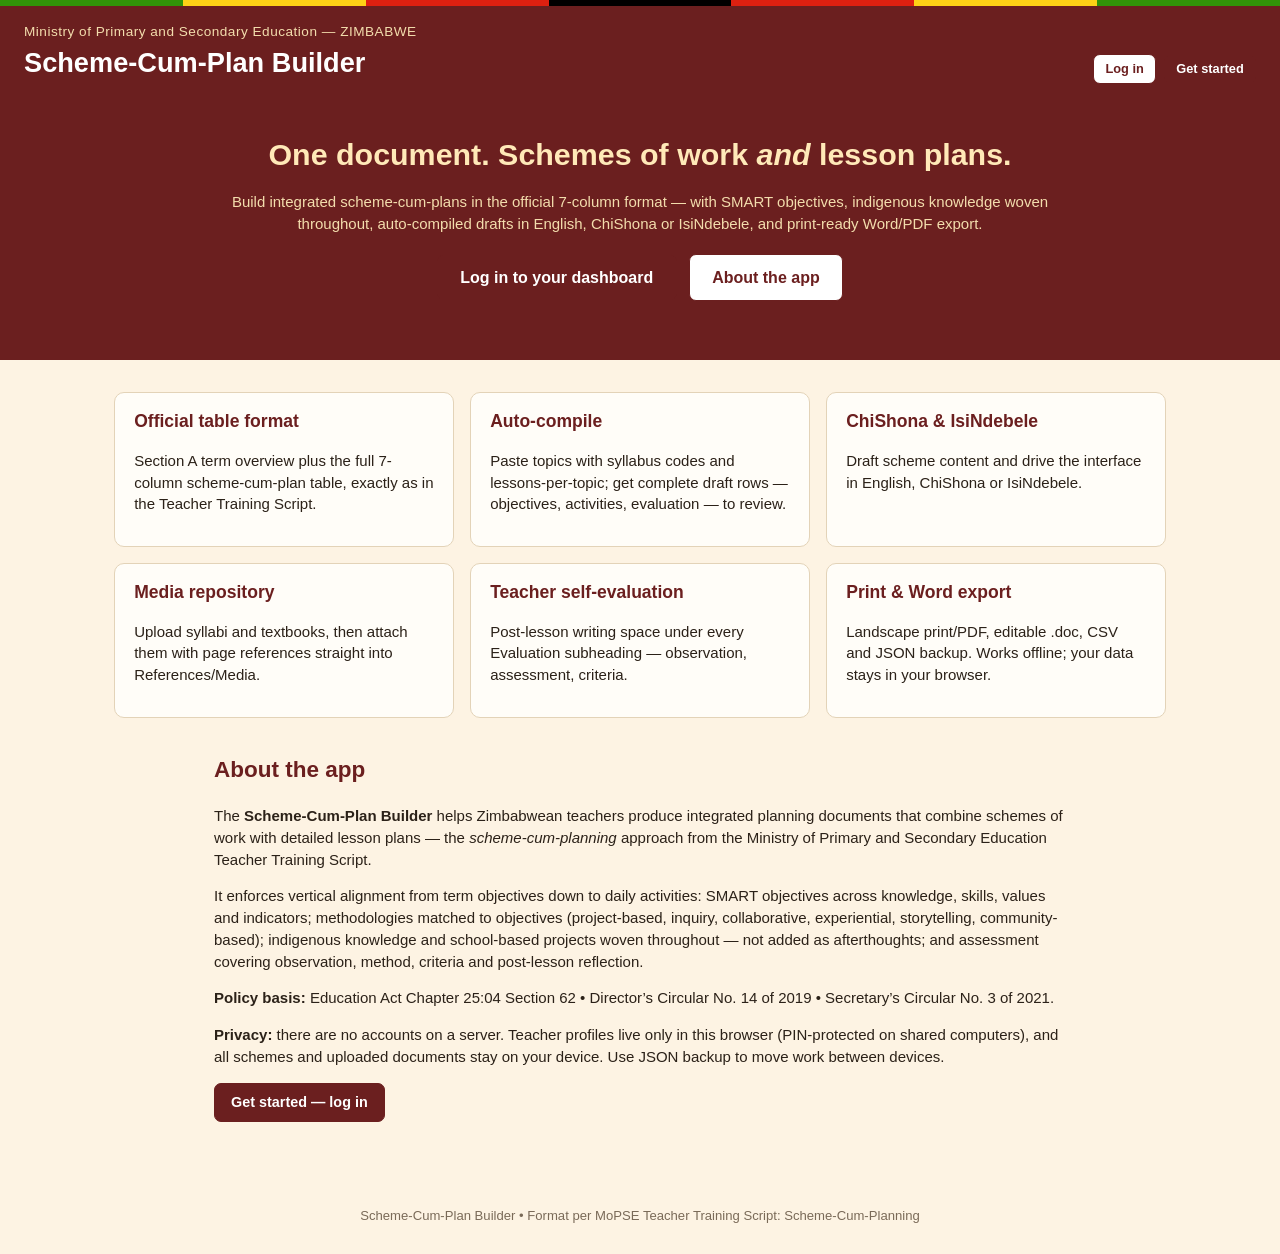
<file: index.html>
<!DOCTYPE html>
<html lang="en">
<head>
<meta charset="UTF-8">
<meta name="viewport" content="width=device-width, initial-scale=1.0">
<title>Scheme-Cum-Plan Builder | MoPSE Zimbabwe</title>
<link rel="stylesheet" href="styles.css">
</head>
<body class="landing">

<header class="app-header">
  <div class="flag-strip" aria-hidden="true">
    <span class="f-green"></span><span class="f-yellow"></span><span class="f-red"></span><span class="f-black"></span><span class="f-red"></span><span class="f-yellow"></span><span class="f-green"></span>
  </div>
  <div class="header-inner">
    <div>
      <p class="ministry">Ministry of Primary and Secondary Education &mdash; ZIMBABWE</p>
      <h1>Scheme-Cum-Plan Builder</h1>
    </div>
    <div class="header-actions">
      <a class="btn small" href="login.html">Log in</a>
      <a class="btn small primary" href="login.html#new">Get started</a>
    </div>
  </div>
</header>

<section class="hero">
  <div class="hero-inner">
    <h2>One document. Schemes of work <em>and</em> lesson plans.</h2>
    <p>Build integrated scheme-cum-plans in the official 7-column format &mdash; with SMART objectives, indigenous knowledge woven throughout, auto-compiled drafts in English, ChiShona or IsiNdebele, and print-ready Word/PDF export.</p>
    <p>
      <a class="btn primary big" href="login.html">Log in to your dashboard</a>
      <a class="btn big" href="#about">About the app</a>
    </p>
  </div>
</section>

<section class="features">
  <div class="feature"><h3>Official table format</h3><p>Section A term overview plus the full 7-column scheme-cum-plan table, exactly as in the Teacher Training Script.</p></div>
  <div class="feature"><h3>Auto-compile</h3><p>Paste topics with syllabus codes and lessons-per-topic; get complete draft rows &mdash; objectives, activities, evaluation &mdash; to review.</p></div>
  <div class="feature"><h3>ChiShona &amp; IsiNdebele</h3><p>Draft scheme content and drive the interface in English, ChiShona or IsiNdebele.</p></div>
  <div class="feature"><h3>Media repository</h3><p>Upload syllabi and textbooks, then attach them with page references straight into References/Media.</p></div>
  <div class="feature"><h3>Teacher self-evaluation</h3><p>Post-lesson writing space under every Evaluation subheading &mdash; observation, assessment, criteria.</p></div>
  <div class="feature"><h3>Print &amp; Word export</h3><p>Landscape print/PDF, editable .doc, CSV and JSON backup. Works offline; your data stays in your browser.</p></div>
</section>

<section class="about" id="about">
  <h2>About the app</h2>
  <p>The <strong>Scheme-Cum-Plan Builder</strong> helps Zimbabwean teachers produce integrated planning documents that combine schemes of work with detailed lesson plans &mdash; the <em>scheme-cum-planning</em> approach from the Ministry of Primary and Secondary Education Teacher Training Script.</p>
  <p>It enforces vertical alignment from term objectives down to daily activities: SMART objectives across knowledge, skills, values and indicators; methodologies matched to objectives (project-based, inquiry, collaborative, experiential, storytelling, community-based); indigenous knowledge and school-based projects woven throughout &mdash; not added as afterthoughts; and assessment covering observation, method, criteria and post-lesson reflection.</p>
  <p><strong>Policy basis:</strong> Education Act Chapter 25:04 Section 62 &bull; Director&rsquo;s Circular No. 14 of 2019 &bull; Secretary&rsquo;s Circular No. 3 of 2021.</p>
  <p><strong>Privacy:</strong> there are no accounts on a server. Teacher profiles live only in this browser (PIN-protected on shared computers), and all schemes and uploaded documents stay on your device. Use JSON backup to move work between devices.</p>
  <p><a class="btn primary" href="login.html">Get started &mdash; log in</a></p>
</section>

<footer class="app-footer">
  <p>Scheme-Cum-Plan Builder &bull; Format per MoPSE Teacher Training Script: Scheme-Cum-Planning</p>
</footer>

</body>
</html>
</file>
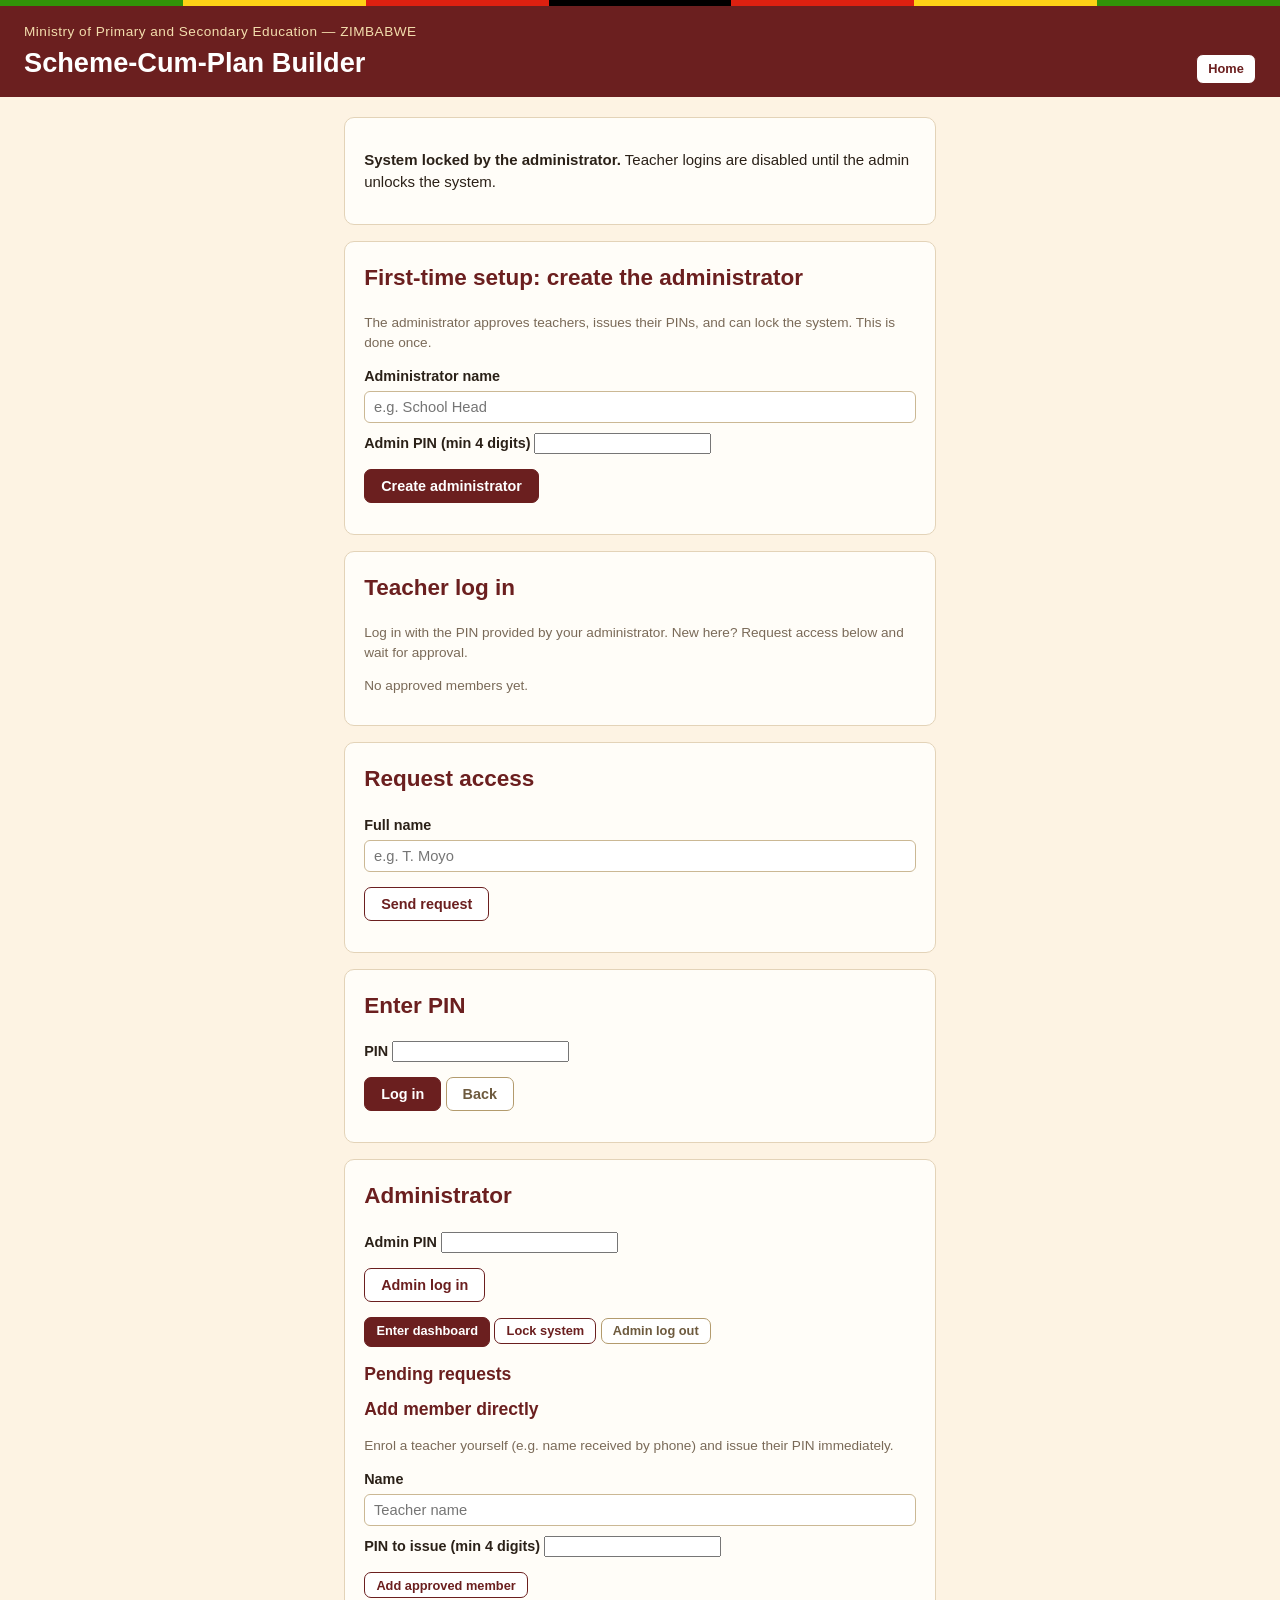
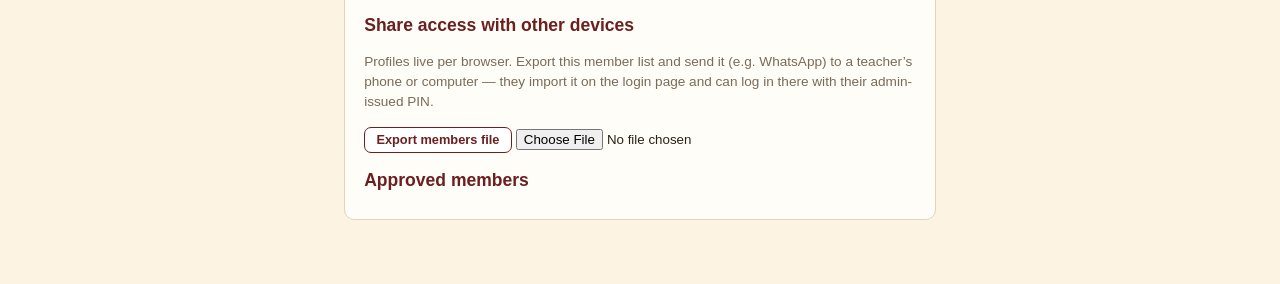
<file: app.html>
<!DOCTYPE html>
<html lang="en">
<head>
<meta charset="UTF-8">
<meta name="viewport" content="width=device-width, initial-scale=1.0">
<title>Scheme-Cum-Plan Builder | MoPSE Zimbabwe</title>
<link rel="stylesheet" href="styles.css">
</head>
<body>

<header class="app-header">
  <div class="flag-strip" aria-hidden="true">
    <span class="f-green"></span><span class="f-yellow"></span><span class="f-red"></span><span class="f-black"></span><span class="f-red"></span><span class="f-yellow"></span><span class="f-green"></span>
  </div>
  <div class="header-inner">
    <div>
      <p class="ministry">Ministry of Primary and Secondary Education &mdash; ZIMBABWE</p>
      <h1>Scheme-Cum-Plan Builder</h1>
      <p class="subtitle" data-i18n="subtitle">Integrated schemes of work + lesson plans &bull; per Teacher Training Script (Scheme-Cum-Planning)</p>
    </div>
    <div class="header-actions">
      <span id="saveState" class="save-state" title="All entries autosave in this browser">Saved &#10003;</span>
      <select id="uiLang" title="Interface language">
        <option value="en">English</option>
        <option value="sh">ChiShona</option>
        <option value="nd">IsiNdebele</option>
      </select>
      <a class="btn small" href="dashboard.html">Dashboard</a>
      <button type="button" class="btn small" id="btnPrintTop">Print</button>
      <button type="button" class="btn small primary" id="btnWordTop">Word</button>
      <button type="button" class="btn small ghost" id="btnLogout">Log out</button>
      <div class="edit-mode-controls" style="display: flex; gap: 0.3rem; margin-left: 0.5rem;">
        <button type="button" class="btn small" id="btnModeView" title="View mode" disabled>View</button>
        <button type="button" class="btn small" id="btnModeEdit" title="Edit mode">Edit</button>
        <button type="button" class="btn small danger" id="btnModeDelete" title="Delete mode">Delete</button>
      </div>
    </div>
  </div>
  <nav class="tabs" role="tablist">
    <button type="button" class="tab active" data-tab="overview" data-i18n="tab_overview" role="tab">1. Term Overview</button>
    <button type="button" class="tab" data-tab="entries" data-i18n="tab_entries" role="tab">2. Scheme Entries</button>
    <button type="button" class="tab" data-tab="preview" data-i18n="tab_preview" role="tab">3. Table Preview</button>
    <button type="button" class="tab" data-tab="repo" data-i18n="tab_repo" role="tab">4. Media Repository</button>
    <button type="button" class="tab" data-tab="guides" data-i18n="tab_guides" role="tab">5. Guides</button>
    <button type="button" class="tab" data-tab="backup" data-i18n="tab_backup" role="tab">6. Export / Backup</button>
  </nav>
</header>

<main>

<!-- ============ TAB 1: TERM OVERVIEW (Section A) ============ -->
<section id="tab-overview" class="tabpage active">
  <h2 data-i18n="h_overview">Section A: Term Overview</h2>
  <div class="card">
    <label>Scheme name <input type="text" id="ovName" placeholder="e.g. Combined Science Form 2 Term 1"></label>
  </div>
  <div class="card grid-3">
    <label>School <input type="text" id="ovSchool" placeholder="e.g. Harare Secondary School"></label>
    <label>Subject <input type="text" id="ovSubject" placeholder="e.g. Combined Science"></label>
    <label>Grade / Form <input type="text" id="ovGrade" placeholder="e.g. Form 2"></label>
    <label>Teacher <input type="text" id="ovTeacher" placeholder="e.g. Mr. T. Moyo"></label>
    <label>Term
      <select id="ovTerm">
        <option value="1">Term 1</option>
        <option value="2">Term 2</option>
        <option value="3">Term 3</option>
      </select>
    </label>
    <label>Year <input type="number" id="ovYear" min="2000" max="2100" value="2026"></label>
  </div>
  <div class="card">
    <label>Document language (table headers &amp; labels)
      <select id="ovDocLang">
        <option value="en">English</option>
        <option value="sh">ChiShona</option>
        <option value="nd">IsiNdebele</option>
      </select>
    </label>
  </div>
  <div class="card">
    <h3>Term Objectives</h3>
    <label>Knowledge <textarea id="ovObjK" rows="2" placeholder="What learners will know by end of term"></textarea></label>
    <label>Skills <textarea id="ovObjS" rows="2" placeholder="What learners will be able to do"></textarea></label>
    <label>Values <textarea id="ovObjV" rows="2" placeholder="Dispositions to develop"></textarea></label>
    <label>Community Resources Planned
      <textarea id="ovCommunity" rows="2" placeholder="e.g. Sekuru Chiweshe (traditional brewer)"></textarea>
    </label>
  </div>
  <p class="hint">Policy basis: Education Act Chapter 25:04 Section 62 &bull; Director&rsquo;s Circular No. 14 of 2019 &bull; Secretary&rsquo;s Circular No. 3 of 2021.</p>
</section>

<!-- ============ TAB 2: SCHEME ENTRIES ============ -->
<section id="tab-entries" class="tabpage">
  <div class="entries-toolbar">
    <h2 data-i18n="h_entries">Scheme Entries (one card = one table row)</h2>
    <div>
      <button type="button" class="btn primary" id="btnAutoCompile" data-i18n="btn_autocompile">Auto-compile from topics</button>
      <button type="button" class="btn" id="btnAddEntry" data-i18n="btn_add">+ Add Week Entry</button>
      <button type="button" class="btn ghost" id="btnLoadExample" data-i18n="btn_example">Load Worked Example</button>
      <select id="bulkLang" title="Content language for all rows">
        <option value="en">English</option>
        <option value="sh">ChiShona</option>
        <option value="nd">IsiNdebele</option>
      </select>
      <button type="button" class="btn ghost" id="btnBulkLang">Convert all rows</button>
    </div>
  </div>
  <div id="entriesList"></div>
</section>

<!-- ============ TAB 3: TABLE PREVIEW ============ -->
<section id="tab-preview" class="tabpage">
  <h2 data-i18n="h_preview">Scheme-Cum-Plan (Table Format)</h2>
  <div id="qualityBox" class="card quality"></div>
  <div class="preview-toolbar no-print">
    <button type="button" class="btn primary" id="btnPrint" data-i18n="btn_print">Print / Save as PDF</button>
    <button type="button" class="btn" id="btnWord" data-i18n="btn_word">Download Word (.doc)</button>
    <button type="button" class="btn ghost" id="btnCsv" data-i18n="btn_csv">Download CSV</button>
  </div>
  <div id="printArea">
    <div class="doc-head">
      <p class="doc-ministry">Ministry of Primary and Secondary Education &mdash; ZIMBABWE</p>
      <h2 id="docTitle">SCHEME-CUM-PLAN</h2>
    </div>
    <div id="previewOverview"></div>
    <div class="table-wrap">
      <table id="schemeTable" class="scheme-table">
        <thead>
          <tr>
            <th id="th_week">Week / Period</th>
            <th id="th_topic">Topic / Content</th>
            <th id="th_obj">Objectives</th>
            <th id="th_comp">Competences / Skills</th>
            <th id="th_ref">References / Media</th>
            <th id="th_meth">Methods and Activities</th>
            <th id="th_eval">Evaluation</th>
          </tr>
        </thead>
        <tbody id="schemeBody"></tbody>
      </table>
    </div>
    <div class="sign-row">
      <span><span id="signTeacher">Teacher:</span> ____________________</span>
      <span><span id="signHod">HOD:</span> ____________________</span>
      <span><span id="signHead">Head:</span> ____________________</span>
      <span><span id="signDate">Date:</span> ____________________</span>
    </div>
  </div>
</section>

<!-- ============ TAB 4: MEDIA REPOSITORY ============ -->
<section id="tab-repo" class="tabpage">
  <h2 data-i18n="h_repo">Media Repository &mdash; Syllabus &amp; Textbooks</h2>
  <p class="hint">Upload syllabus documents and textbooks here. Attach them to any entry&rsquo;s <strong>References / Media</strong> column. Files are stored in this browser (IndexedDB) so they persist between visits on this device.</p>
  <div class="card">
    <h3 data-i18n="repo_upload_h">Upload documents</h3>
    <div class="upload-row">
      <input type="file" id="fileInput" multiple accept=".pdf,.doc,.docx,.ppt,.pptx,.txt,.epub,.jpg,.jpeg,.png,.mp4">
      <select id="fileKind">
        <option value="syllabus">Syllabus</option>
        <option value="textbook">Textbook</option>
        <option value="other">Other resource</option>
      </select>
      <button type="button" class="btn primary" id="btnUpload" data-i18n="btn_upload">Upload</button>
    </div>
    <p class="hint" id="repoStatus"></p>
  </div>
  <div class="card">
    <h3>Syllabus library &mdash; save once, reference anytime</h3>
    <p class="hint">Paste a syllabus (or its objectives section) once and save it under a reference name. In Auto-compile you then just pick the reference plus a focus code instead of pasting again.</p>
    <label>Reference name <input type="text" id="sylName" placeholder="e.g. Combined Science Form 2"></label>
    <label>Syllabus text<textarea id="sylText" rows="6" placeholder="Paste syllabus content here, keeping syllabus codes if present, e.g.&#10;5.2.4  understand fermentation processes"></textarea></label>
    <p><button type="button" class="btn primary" id="btnSylSave">Save syllabus</button></p>
    <div id="sylList"></div>
  </div>
  <div class="card">
    <h3 data-i18n="repo_stored_h">Stored documents</h3>
    <div class="repo-filters">
      <button type="button" class="chip active" data-filter="all">All</button>
      <button type="button" class="chip" data-filter="syllabus">Syllabi</button>
      <button type="button" class="chip" data-filter="textbook">Textbooks</button>
      <button type="button" class="chip" data-filter="other">Other</button>
    </div>
    <table class="repo-table">
      <thead><tr><th>Document</th><th>Type</th><th>Size</th><th>Actions</th></tr></thead>
      <tbody id="repoBody"></tbody>
    </table>
  </div>
</section>

<!-- ============ TAB 5: GUIDES ============ -->
<section id="tab-guides" class="tabpage">
  <h2 data-i18n="h_guides">Planning Guides (from the Training Script)</h2>

  <div class="card">
    <h3>SMART Objectives Framework (Table 4)</h3>
    <table class="guide-table">
      <thead><tr><th>Letter</th><th>Meaning</th><th>Example</th></tr></thead>
      <tbody>
        <tr><td><strong>S &ndash; Specific</strong></td><td>Clear what learners achieve</td><td>&ldquo;Convert decimal 0&ndash;15 to binary&rdquo;</td></tr>
        <tr><td><strong>M &ndash; Measurable</strong></td><td>Observable outcomes</td><td>&ldquo;Explain two traditional counting methods&rdquo;</td></tr>
        <tr><td><strong>A &ndash; Achievable</strong></td><td>Realistic for time/resources</td><td>&ldquo;Represent numbers 0&ndash;15 in binary using beads&rdquo;</td></tr>
        <tr><td><strong>R &ndash; Relevant</strong></td><td>Aligned with syllabus; meaningful</td><td>&ldquo;Apply binary to computer data storage AND traditional pattern encoding&rdquo;</td></tr>
        <tr><td><strong>T &ndash; Time-bound</strong></td><td>Achievable within timeframe</td><td>&ldquo;By end of 80-minute lesson&rdquo;</td></tr>
      </tbody>
    </table>
  </div>

  <div class="card">
    <h3>Four Objective Dimensions (Table 5)</h3>
    <table class="guide-table">
      <thead><tr><th>Dimension</th><th>Description</th><th>Example</th></tr></thead>
      <tbody>
        <tr><td><strong>Knowledge</strong></td><td>What learners should KNOW</td><td>&ldquo;Know binary number system and traditional counting&rdquo;</td></tr>
        <tr><td><strong>Skills</strong></td><td>What learners can DO</td><td>&ldquo;Convert numbers; create patterns&rdquo;</td></tr>
        <tr><td><strong>Values</strong></td><td>Dispositions to develop</td><td>&ldquo;Appreciate mathematical thinking across cultures&rdquo;</td></tr>
        <tr><td><strong>Indicators</strong></td><td>Observable evidence</td><td>&ldquo;8/10 correct conversions; explains cultural significance&rdquo;</td></tr>
      </tbody>
    </table>
    <p class="hint">Weak: &ldquo;Learners will learn about algorithms.&rdquo; Strong: &ldquo;By end of lesson, learners will define algorithms (knowledge); create a 5-step algorithm and compare with traditional organisational methods, dare/nhimbe (skills); appreciate systematic problem-solving in both contexts (values); write a 5-step algorithm and identify 2 similarities (indicators).&rdquo;</p>
  </div>

  <div class="card">
    <h3>Recommended Methodologies (Table 6)</h3>
    <table class="guide-table">
      <thead><tr><th>Method</th><th>When to Use</th><th>Indigenous Knowledge Application</th></tr></thead>
      <tbody>
        <tr><td><strong>Project-Based Learning</strong></td><td>Synthesis and application</td><td>Projects connect to heritage/traditional knowledge</td></tr>
        <tr><td><strong>Inquiry-Based</strong></td><td>Analysis, comparison</td><td>Start with observation; research includes traditional knowledge</td></tr>
        <tr><td><strong>Collaborative Learning</strong></td><td>Teamwork skills</td><td>Groups structured like dare/nhimbe; Ubuntu/Unhu/Vumunhu</td></tr>
        <tr><td><strong>Experiential / Hands-on</strong></td><td>Skill development</td><td>Learn traditional practices by doing; experts demonstrate</td></tr>
        <tr><td><strong>Storytelling</strong></td><td>Cultural significance</td><td>Elders share stories; learners analyse embedded knowledge</td></tr>
        <tr><td><strong>Community-Based</strong></td><td>Local resources essential</td><td>Visit heritage sites; observe practices; interview knowledge holders</td></tr>
      </tbody>
    </table>
    <p class="hint"><strong>Key point:</strong> methodology must match the objective. Indigenous knowledge and school-based projects should be woven throughout &mdash; in objectives, activities and resources &mdash; not added as afterthoughts.</p>
  </div>

  <div class="card">
    <h3>Assessment Principles (Table 7) &amp; Reflection Questions (Table 8)</h3>
    <table class="guide-table">
      <thead><tr><th>Principle</th><th>Description</th></tr></thead>
      <tbody>
        <tr><td><strong>Authentic</strong></td><td>Assess in real-world contexts</td></tr>
        <tr><td><strong>Continuous</strong></td><td>Formative (ongoing) and summative (periodic)</td></tr>
        <tr><td><strong>Multiple methods</strong></td><td>Observation, product, performance, tests, self/peer assessment</td></tr>
        <tr><td><strong>Holistic</strong></td><td>Knowledge, skills and values; process matters</td></tr>
        <tr><td><strong>Transparent criteria</strong></td><td>Share rubrics in advance; clear success criteria</td></tr>
      </tbody>
    </table>
    <p class="hint">Reflect after each lesson: Did learners achieve objectives (evidence)? Did methods enable learning? Did assessment measure objectives? Were objectives, methods and assessment aligned &mdash; and was indigenous knowledge authentic?</p>
  </div>

  <div class="card">
    <h3>Competence Framework (Table 1)</h3>
    <table class="guide-table">
      <thead><tr><th>Beginning</th><th>Developing</th><th>Embedding</th><th>Proficient</th></tr></thead>
      <tbody><tr>
        <td>Understand the need for planning but struggle to connect yearly objectives to daily lessons; plans lack alignment.</td>
        <td>Create basic scheme-cum-plans with some alignment; sometimes identify appropriate methods and assessment.</td>
        <td>Regularly create well-aligned plans with clear vertical coherence; select appropriate methodologies and aligned assessments.</td>
        <td>Confidently create comprehensive plans with seamless alignment; strategically select diverse methodologies and sophisticated assessments.</td>
      </tr></tbody>
    </table>
  </div>
</section>

<!-- ============ TAB 6: EXPORT / BACKUP ============ -->
<section id="tab-backup" class="tabpage">
  <h2 data-i18n="h_backup">Export / Backup</h2>
  <div class="card grid-2">
    <div>
      <h3 data-i18n="backup_docs_h">Documents</h3>
      <p class="hint">Print uses the official 7-column table format. Word export downloads an editable .doc file.</p>
      <p><button type="button" class="btn primary" id="btnPrint2" data-i18n="btn_print">Print / Save as PDF</button></p>
      <p><button type="button" class="btn" id="btnWord2" data-i18n="btn_word">Download Word (.doc)</button></p>
      <p><button type="button" class="btn ghost" id="btnCsv2" data-i18n="btn_csv">Download CSV</button></p>
    </div>
    <div>
      <h3 data-i18n="backup_data_h">Data backup</h3>
      <p class="hint">JSON backup saves all entries and overview (repository files stay in this browser).</p>
      <p><button type="button" class="btn" id="btnExportJson" data-i18n="btn_exportjson">Export JSON backup</button></p>
      <p><input type="file" id="importJson" accept=".json,application/json"></p>
      <p><button type="button" class="btn danger" id="btnClearAll" data-i18n="btn_clear">Clear all data</button></p>
    </div>
  </div>
</section>

</main>

<!-- Auto-compile modal -->
<div id="compileModal" class="modal hidden">
  <div class="modal-box wide">
    <h3 data-i18n="modal_compile_title">Auto-compile entries from syllabus topics</h3>
    <p class="hint">List each topic with its syllabus code, the <strong>number of lessons needed to complete it</strong>, and textbook pages. One full scheme-cum-plan row is drafted per lesson. Paste syllabus text below so term objectives and cross-cutting themes can be picked up from it. Drafts are for review and editing.</p>
    <div class="inline-3">
      <label>Subject <input type="text" id="cmpSubject" placeholder="e.g. Combined Science"></label>
      <label>Minutes per period <input type="number" id="cmpMinutes" value="35" min="10" max="300"></label>
      <label>Default methodology
        <select id="cmpMethod">
          <option>Inquiry-Based</option>
          <option>Experiential / Hands-on</option>
          <option>Collaborative Learning</option>
          <option>Project-Based Learning</option>
          <option>Storytelling</option>
          <option>Community-Based</option>
        </select>
      </label>
    </div>
    <div class="inline-3">
      <label>Scheming period (weeks) <input type="text" id="cmpPeriodWeeks" placeholder="e.g. 2-6 (range) or 6 (six weeks)"></label>
      <label>Lessons per week <input type="number" id="cmpLessonsPerWeek" value="1" min="1" max="10"></label>
      <label>Starting week number <input type="number" id="cmpStartWeek" placeholder="auto" min="1" max="52"></label>
    </div>
    <div class="inline-3">
      <label>Week ending dates (one per week, optional) <input type="text" id="cmpWeekEnding" placeholder="e.g. 2026-01-12, 2026-01-19, 2026-01-26"></label>
      <label>Term start date <input type="date" id="cmpTermStart"></label>
      <label>Term end date <input type="date" id="cmpTermEnd"></label>
    </div>
    <label>Content language (for generated drafts)
      <select id="cmpLang">
        <option value="en">English</option>
        <option value="sh">ChiShona</option>
        <option value="nd">IsiNdebele</option>
      </select>
    </label>
    <label><span data-i18n="cmp_cross_label">Cross-cutting theme</span>
      <select id="cmpCross">
        <option value="auto" data-i18n="cmp_cross_auto">Auto-detect from syllabus / topic</option>
        <option value="" data-i18n="cmp_cross_none">None</option>
        <option value="ICT" data-i18n="th_ict">ICT</option>
        <option value="Gender equality" data-i18n="th_gender">Gender equality</option>
        <option value="HIV and AIDS" data-i18n="th_hiv">HIV and AIDS</option>
        <option value="Human rights" data-i18n="th_rights">Human rights</option>
        <option value="Environmental sustainability" data-i18n="th_env">Environmental sustainability</option>
        <option value="Disaster risk reduction" data-i18n="th_disaster">Disaster risk reduction</option>
        <option value="Financial literacy" data-i18n="th_finance">Financial literacy</option>
        <option value="Heritage studies" data-i18n="th_heritage">Heritage studies</option>
      </select>
    </label>
    <label>Topics</label>
    <div class="topic-grid-head"><span data-i18n="grid_topic">Topic</span><span data-i18n="grid_code">Syllabus code</span><span data-i18n="grid_subtopic">Sub-topics</span><span data-i18n="grid_type">Type</span><span data-i18n="grid_lessons">Lessons</span><span data-i18n="grid_pages">Syllabus pages</span><span data-i18n="grid_textbooks">Textbooks (one per line)</span><span></span></div>
    <div id="cmpTopicRows"></div>
    <p><button type="button" class="btn small" id="btnAddTopicRow">+ Add topic</button>
    <button type="button" class="btn small" id="btnAddStandaloneRow">+ Add test/exercise</button></p>
    <div class="inline-2">
      <label>Textbook (applies to all rows)<input type="text" id="cmpTextbook" placeholder="e.g. New Combined Science Form 2"></label>
      <label>Shared materials<input type="text" id="cmpMaterials" placeholder="e.g. Sugar, yeast, water, balloons"></label>
    </div>
    <div class="inline-2">
      <label>Community expert / video<input type="text" id="cmpExpert" placeholder="e.g. Sekuru Chiweshe (traditional brewer)"></label>
      <label>Digital resources<input type="text" id="cmpDigital" placeholder="e.g. Video clip, simulation link"></label>
    </div>
    <label>Syllabus reference (saved library)
      <select id="cmpSylRef"></select>
    </label>
    <label>Focus reference &mdash; syllabus code or keyword to extract from (optional)
      <input type="text" id="cmpSylFocus" placeholder="e.g. 5.2">
    </label>
    <div id="cmpPasteWrap">
      <label>Or paste syllabus text<textarea id="cmpSyllabus" rows="5" placeholder="Paste syllabus objectives here, e.g.&#10;Learners should be able to:&#10;understand fermentation processes"></textarea></label>
    </div>
    <p><button type="button" class="btn primary" id="btnDoCompile" data-i18n="btn_generate">Generate drafts</button>
    <button type="button" class="btn ghost" id="btnCompileClose" data-i18n="btn_close">Close</button></p>
  </div>
</div>

<!-- Attach-file modal -->
<div id="attachModal" class="modal hidden">
  <div class="modal-box">
    <h3>Attach from Repository</h3>
    <p class="hint">Appends a textbook / syllabus reference (with page prompt) to the entry&rsquo;s References / Media.</p>
    <div id="attachList"></div>
    <p><button type="button" class="btn ghost" id="btnAttachClose" data-i18n="btn_close">Close</button></p>
  </div>
</div>

<!-- Preview-file modal -->
<div id="fileModal" class="modal hidden">
  <div class="modal-box wide">
    <h3 id="fileModalTitle">Document</h3>
    <div id="fileModalBody"></div>
    <p><button type="button" class="btn ghost" id="btnFileClose" data-i18n="btn_close">Close</button></p>
  </div>
</div>

<footer class="app-footer">
  <p>Scheme-Cum-Plan Builder &bull; Offline &bull; Data stays in this browser &bull; Format per MoPSE Teacher Training Script: Scheme-Cum-Planning &bull; <span id="appVer"></span></p>
</footer>

<script src="auth.js"></script>
<script src="store.js"></script>
<script src="app.js"></script>
</body>
</html>
</file>
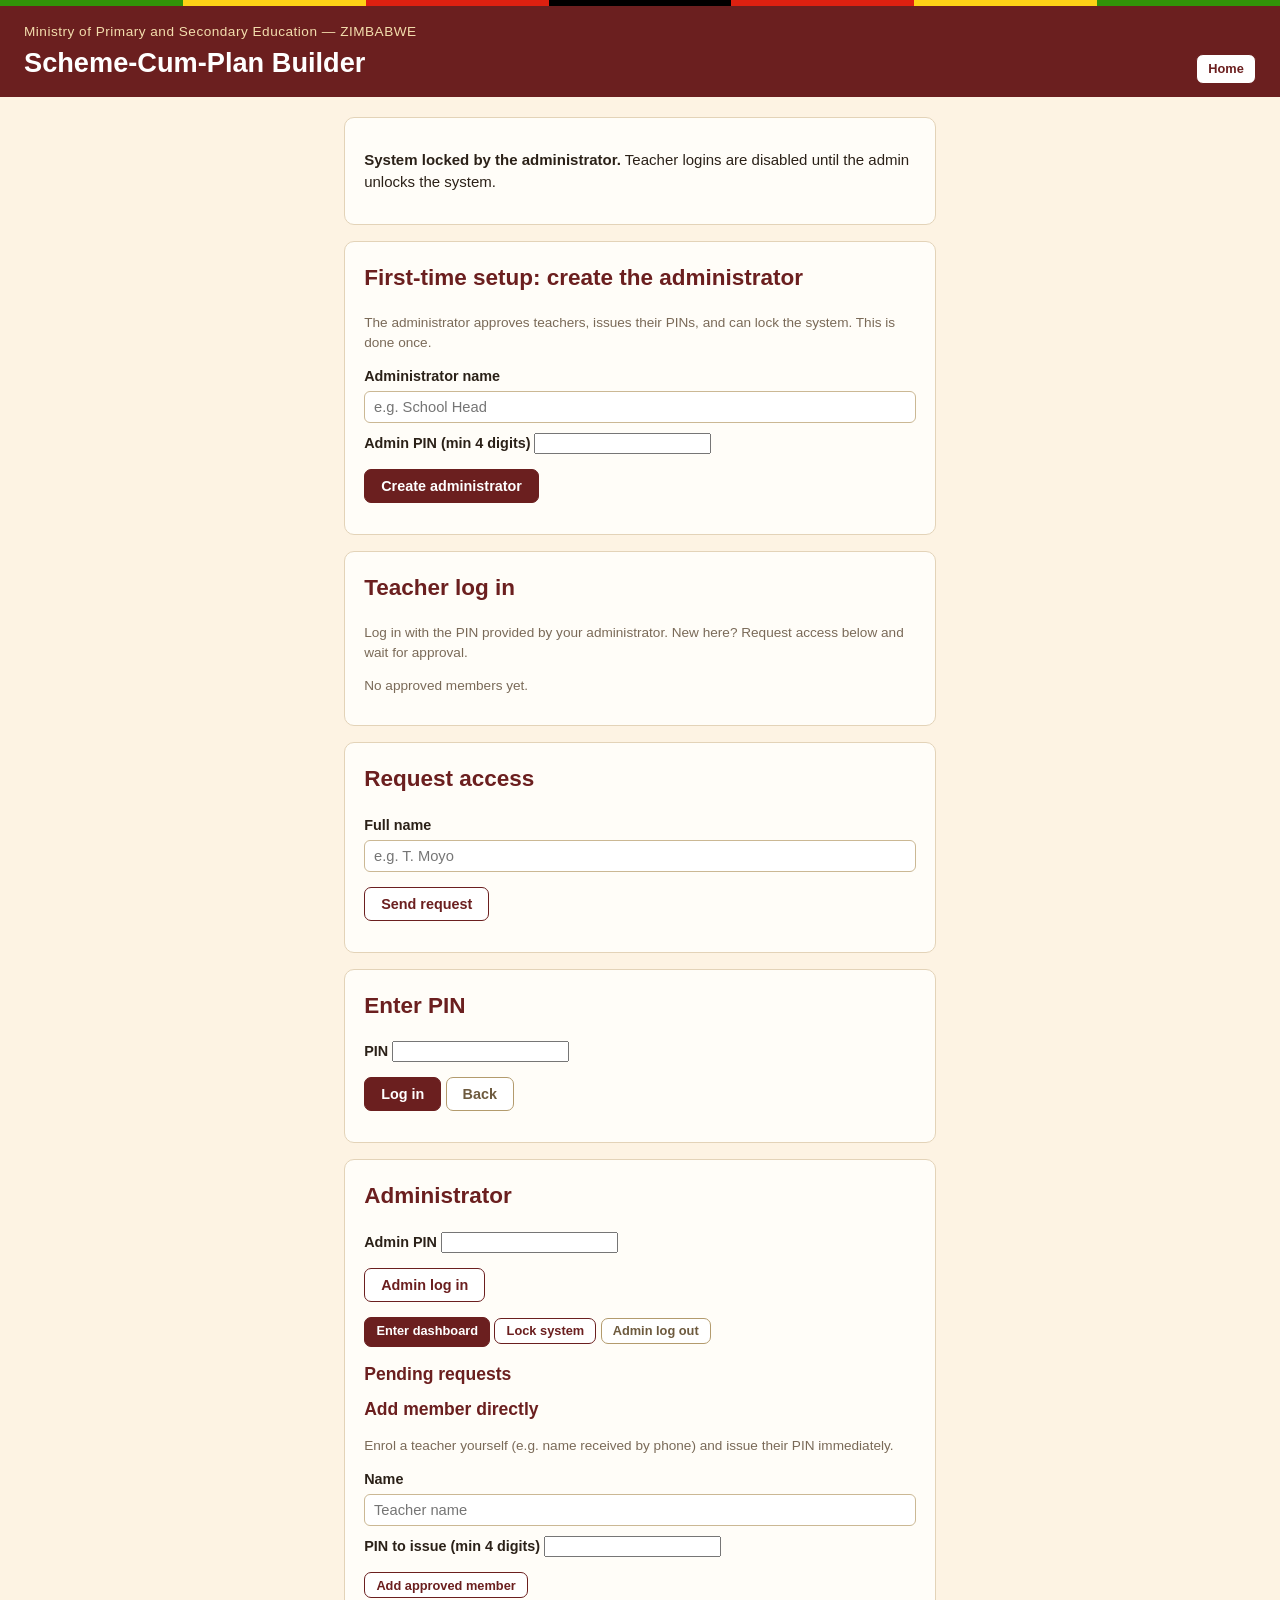
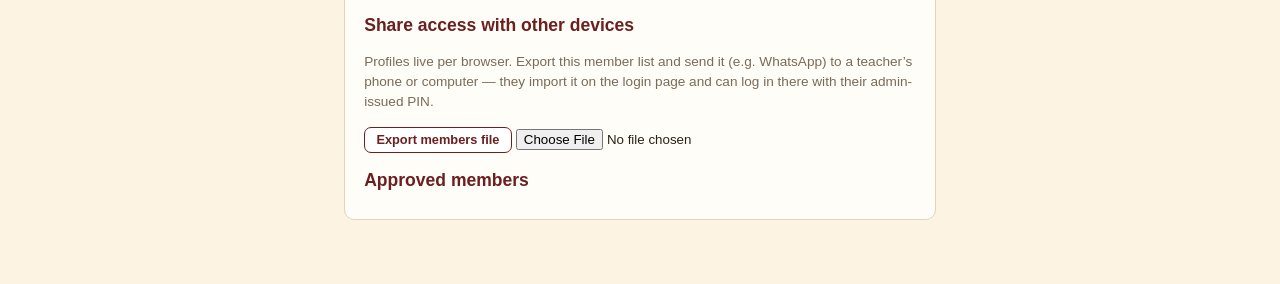
<file: dashboard.html>
<!DOCTYPE html>
<html lang="en">
<head>
<meta charset="UTF-8">
<meta name="viewport" content="width=device-width, initial-scale=1.0">
<title>Dashboard | Scheme-Cum-Plan Builder</title>
<link rel="stylesheet" href="styles.css">
</head>
<body>

<header class="app-header slim">
  <div class="flag-strip" aria-hidden="true">
    <span class="f-green"></span><span class="f-yellow"></span><span class="f-red"></span><span class="f-black"></span><span class="f-red"></span><span class="f-yellow"></span><span class="f-green"></span>
  </div>
  <div class="header-inner">
    <div>
      <p class="ministry">Ministry of Primary and Secondary Education &mdash; ZIMBABWE</p>
      <h1>Dashboard</h1>
      <p class="subtitle" id="dashWelcome"></p>
    </div>
    <div class="header-actions">
      <button type="button" class="btn small primary" id="btnNewScheme">+ New scheme</button>
      <button type="button" class="btn small" id="btnLogout">Log out</button>
    </div>
  </div>
</header>

<main>
  <div class="stat-grid">
    <div class="card stat"><span class="stat-num" id="statSchemes">0</span><span class="stat-label">Schemes</span></div>
    <div class="card stat"><span class="stat-num" id="statEntries">0</span><span class="stat-label">Lesson entries</span></div>
    <div class="card stat"><span class="stat-num" id="statDocs">0</span><span class="stat-label">Repository documents</span></div>
    <div class="card stat"><span class="stat-num" id="statComplete">0%</span><span class="stat-label">Active scheme complete</span></div>
  </div>

  <div class="card">
    <h2>My schemes</h2>
    <table class="repo-table">
      <thead><tr><th>Scheme</th><th>Subject</th><th>Grade / Term</th><th>Entries</th><th>Updated</th><th>Actions</th></tr></thead>
      <tbody id="schemeRows"></tbody>
    </table>
  </div>
</main>

<script src="auth.js"></script>
<script src="store.js"></script>
<script src="dashboard.js"></script>
</body>
</html>
</file>
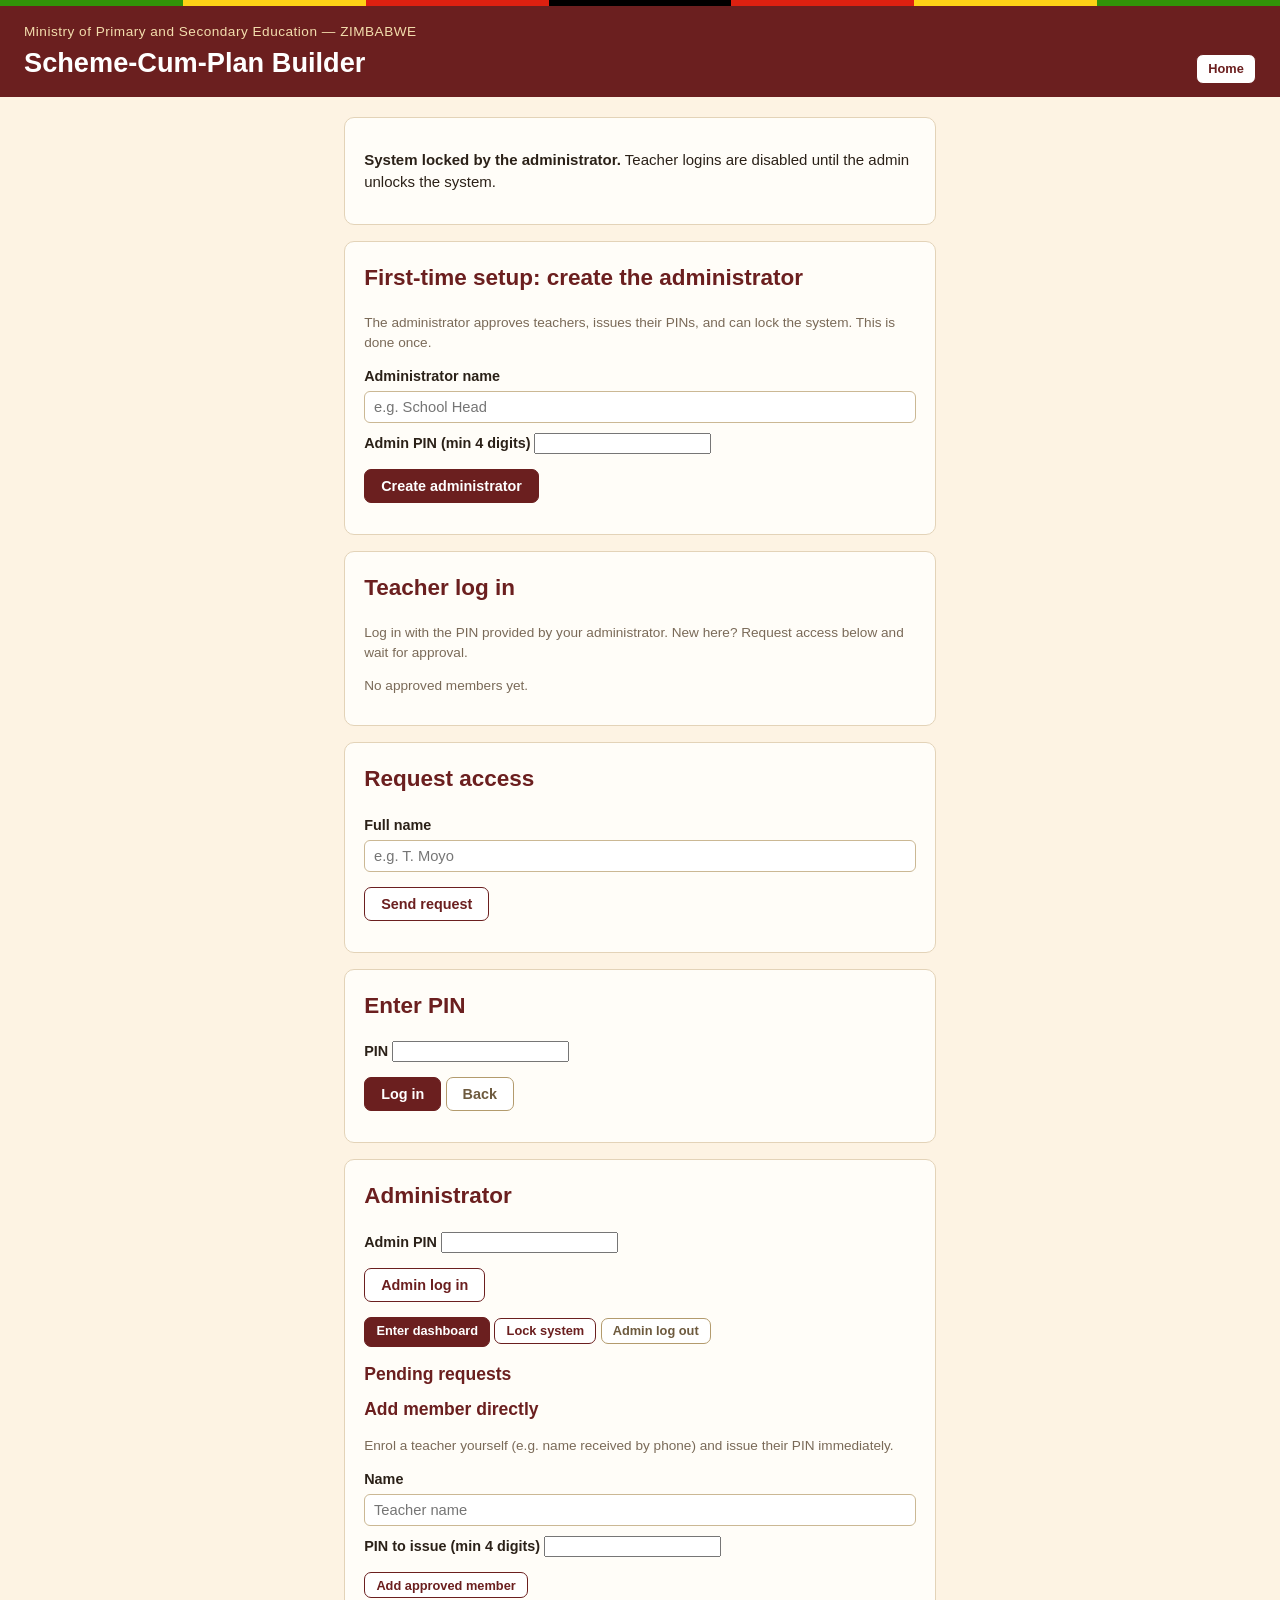
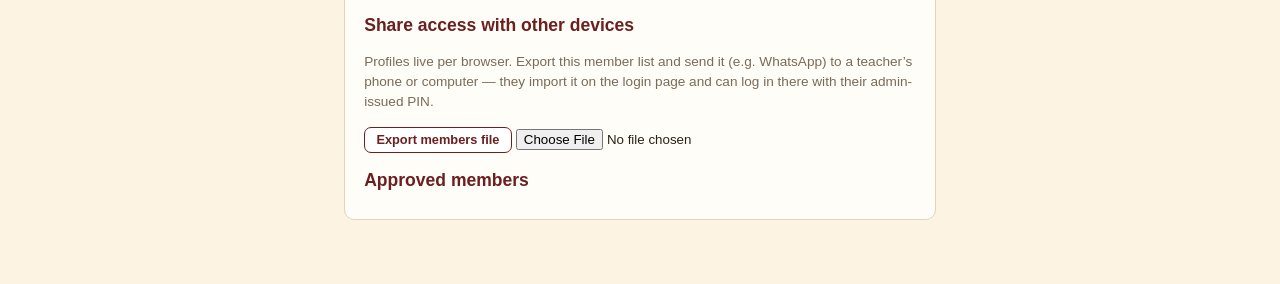
<file: login.html>
<!DOCTYPE html>
<html lang="en">
<head>
<meta charset="UTF-8">
<meta name="viewport" content="width=device-width, initial-scale=1.0">
<title>Log in | Scheme-Cum-Plan Builder</title>
<link rel="stylesheet" href="styles.css">
</head>
<body>

<header class="app-header slim">
  <div class="flag-strip" aria-hidden="true">
    <span class="f-green"></span><span class="f-yellow"></span><span class="f-red"></span><span class="f-black"></span><span class="f-red"></span><span class="f-yellow"></span><span class="f-green"></span>
  </div>
  <div class="header-inner">
    <div>
      <p class="ministry">Ministry of Primary and Secondary Education &mdash; ZIMBABWE</p>
      <h1>Scheme-Cum-Plan Builder</h1>
    </div>
    <div class="header-actions"><a class="btn small" href="index.html">Home</a></div>
  </div>
</header>

<main class="narrow">
  <div id="lockBanner" class="card hidden">
    <p><strong>System locked by the administrator.</strong> Teacher logins are disabled until the admin unlocks the system.</p>
  </div>

  <div class="card hidden" id="setupCard">
    <h2>First-time setup: create the administrator</h2>
    <p class="hint">The administrator approves teachers, issues their PINs, and can lock the system. This is done once.</p>
    <label>Administrator name <input type="text" id="setupName" placeholder="e.g. School Head"></label>
    <label>Admin PIN (min 4 digits) <input type="password" id="setupPin" inputmode="numeric" maxlength="12"></label>
    <p><button type="button" class="btn primary" id="btnSetup">Create administrator</button></p>
    <p class="hint" id="setupMsg"></p>
  </div>

  <div class="card">
    <h2>Teacher log in</h2>
    <p class="hint">Log in with the PIN provided by your administrator. New here? Request access below and wait for approval.</p>
    <div id="memberList"></div>
  </div>

  <div class="card" id="reqCard">
    <h2>Request access</h2>
    <label>Full name <input type="text" id="reqName" placeholder="e.g. T. Moyo"></label>
    <p><button type="button" class="btn" id="btnRequest">Send request</button></p>
    <p class="hint" id="reqMsg"></p>
  </div>

  <div class="card hidden" id="pinCard">
    <h2>Enter PIN</h2>
    <p class="hint" id="pinWho"></p>
    <label>PIN <input type="password" id="pinInput" inputmode="numeric" maxlength="12"></label>
    <p><button type="button" class="btn primary" id="btnPinGo">Log in</button>
    <button type="button" class="btn ghost" id="btnPinBack">Back</button></p>
    <p class="hint" id="pinMsg"></p>
  </div>

  <div class="card">
    <h2>Administrator</h2>
    <div id="adminLoginBox">
      <label>Admin PIN <input type="password" id="adminPin" inputmode="numeric" maxlength="12"></label>
      <p><button type="button" class="btn" id="btnAdminGo">Admin log in</button></p>
      <p class="hint" id="adminMsg"></p>
    </div>
    <div id="adminPanel" class="hidden">
      <p class="hint" id="adminWho"></p>
      <p>
        <a class="btn small primary" href="dashboard.html">Enter dashboard</a>
        <button type="button" class="btn small" id="lockBtn">Lock system</button>
        <button type="button" class="btn small ghost" id="btnAdminOut">Admin log out</button>
      </p>
      <p class="hint" id="lockState"></p>
      <h3>Pending requests</h3>
      <div id="pendList"></div>
      <h3>Add member directly</h3>
      <p class="hint">Enrol a teacher yourself (e.g. name received by phone) and issue their PIN immediately.</p>
      <label>Name <input type="text" id="addName" placeholder="Teacher name"></label>
      <label>PIN to issue (min 4 digits) <input type="password" id="addPin" inputmode="numeric" maxlength="12"></label>
      <p><button type="button" class="btn small" id="btnAddMember">Add approved member</button></p>
      <p class="hint" id="addMsg"></p>
      <h3>Share access with other devices</h3>
      <p class="hint">Profiles live per browser. Export this member list and send it (e.g. WhatsApp) to a teacher&rsquo;s phone or computer &mdash; they import it on the login page and can log in there with their admin-issued PIN.</p>
      <p><button type="button" class="btn small" id="btnExpMembers">Export members file</button>
      <input type="file" id="importMembers" accept=".json,application/json"></p>
      <p class="hint" id="impMsg"></p>
      <h3>Approved members</h3>
      <div id="memList"></div>
    </div>
  </div>
</main>

<script src="auth.js"></script>
<script src="store.js"></script>
<script>
(function () {
  'use strict';
  function esc(s) {
    return String(s == null ? '' : s).replace(/&/g, '&amp;')
      .replace(/</g, '&lt;').replace(/>/g, '&gt;').replace(/"/g, '&quot;');
  }
  function $(id) { return document.getElementById(id); }
  var pinTarget = null;
  var adminOn = false;

  function refresh() {
    var hasAdmin = Auth.hasAdmin();
    $('setupCard').classList.toggle('hidden', hasAdmin);
    var locked = Auth.isLocked();
    $('lockBanner').classList.toggle('hidden', !locked);
    var me = null;
    try { me = Auth.current(); } catch (e) {}
    adminOn = !!(me && me.role === 'admin');
    $('adminPanel').classList.toggle('hidden', !adminOn);
    $('adminLoginBox').classList.toggle('hidden', adminOn);
    if (adminOn) {
      $('adminWho').textContent = 'Signed in as administrator: ' + me.name;
      $('lockState').textContent = locked ? 'Status: LOCKED \u2013 teachers cannot log in.' : 'Status: open \u2013 approved teachers can log in.';
      $('lockBtn').textContent = locked ? 'Unlock system' : 'Lock system';
    }
    renderMembers();
    if (adminOn) renderAdminLists();
  }

  function renderMembers() {
    var members = Auth.members();
    var box = $('memberList');
    if (!members.length) {
      box.innerHTML = '<p class="hint">No approved members yet.</p>';
      return;
    }
    box.innerHTML = members.map(function (p) {
      return '<div class="attach-item"><span><strong>' + esc(p.name) + '</strong></span>' +
        '<span><button type="button" class="btn small" data-open="' + p.id + '">Log in</button></span></div>';
    }).join('');
    var pend = Auth.pending().length;
    if (pend) box.innerHTML += '<p class="hint">' + pend + ' request(s) awaiting admin approval.</p>';
  }

  function renderAdminLists() {
    var pend = Auth.pending();
    $('pendList').innerHTML = pend.length ? pend.map(function (p) {
      return '<div class="attach-item"><span><strong>' + esc(p.name) + '</strong> <span class="badge other">pending</span></span>' +
        '<span><input type="password" id="apin-' + p.id + '" placeholder="Set PIN" inputmode="numeric" maxlength="12" style="width:110px">' +
        ' <button type="button" class="btn small" data-approve="' + p.id + '">Approve</button></span></div>';
    }).join('') : '<p class="hint">No pending requests.</p>';
    var mems = Auth.members();
    $('memList').innerHTML = mems.length ? mems.map(function (p) {
      return '<div class="attach-item"><span><strong>' + esc(p.name) + '</strong></span>' +
        '<span><button type="button" class="btn small" data-reset="' + p.id + '">Reset PIN</button> ' +
        '<button type="button" class="link-btn" data-del="' + p.id + '">Remove</button></span></div>';
    }).join('') : '<p class="hint">No approved members.</p>';
  }

  /* teacher login */
  $('memberList').addEventListener('click', function (e) {
    var open = e.target.closest ? e.target.closest('[data-open]') : null;
    if (!open) return;
    var id = open.getAttribute('data-open');
    var prof = null;
    Auth.members().forEach(function (p) { if (p.id === id) prof = p; });
    if (!prof) return;
    pinTarget = id;
    $('pinWho').textContent = 'Teacher: ' + prof.name + ' \u2014 enter the PIN provided by your admin.';
    $('pinInput').value = '';
    $('pinMsg').textContent = '';
    $('pinCard').classList.remove('hidden');
    $('pinInput').focus();
  });
  $('btnPinGo').addEventListener('click', function () {
    var r = Auth.verifyMember(pinTarget, $('pinInput').value);
    if (r.error) { $('pinMsg').textContent = r.error; return; }
    Auth.loginTeacher(pinTarget);
    location.href = 'dashboard.html';
  });
  $('btnPinBack').addEventListener('click', function () {
    $('pinCard').classList.add('hidden');
    pinTarget = null;
  });

  /* access request */
  $('btnRequest').addEventListener('click', function () {
    var r = Auth.requestAccess($('reqName').value);
    if (r.error) { $('reqMsg').textContent = r.error; return; }
    $('reqName').value = '';
    $('reqMsg').textContent = 'Request sent. The admin will approve it and issue your PIN.';
    refresh();
  });

  /* admin setup */
  $('btnSetup').addEventListener('click', function () {
    var r = Auth.setupAdmin($('setupName').value, $('setupPin').value);
    if (r.error) { $('setupMsg').textContent = r.error; return; }
    Auth.loginAdmin();
    refresh();
  });

  /* admin login */
  $('btnAdminGo').addEventListener('click', function () {
    var r = Auth.verifyAdmin($('adminPin').value);
    if (r.error) { $('adminMsg').textContent = r.error; return; }
    $('adminPin').value = '';
    $('adminMsg').textContent = '';
    Auth.loginAdmin();
    refresh();
  });
  $('btnAdminOut').addEventListener('click', function () {
    Auth.logout();
    refresh();
  });
  $('lockBtn').addEventListener('click', function () {
    Auth.setLocked(!Auth.isLocked());
    refresh();
  });
  $('btnAddMember').addEventListener('click', function () {
    var r = Auth.addDirect($('addName').value, $('addPin').value);
    if (r.error) { $('addMsg').textContent = r.error; return; }
    $('addName').value = '';
    $('addPin').value = '';
    $('addMsg').textContent = 'Member added and approved \u2014 share their PIN with them privately.';
    refresh();
  });
  $('btnExpMembers').addEventListener('click', function () {
    var data = Auth.exportMembers();
    var blob = new Blob([JSON.stringify(data, null, 2)], { type: 'application/json' });
    var a = document.createElement('a');
    a.href = URL.createObjectURL(blob);
    a.download = 'scheme-members.json';
    document.body.appendChild(a);
    a.click();
    setTimeout(function () { URL.revokeObjectURL(a.href); a.remove(); }, 800);
  });
  $('importMembers').addEventListener('change', function () {
    var f = $('importMembers').files[0];
    if (!f) return;
    var rd = new FileReader();
    rd.onload = function () {
      try {
        var r = Auth.importMembers(JSON.parse(rd.result));
        if (r.error) { $('impMsg').textContent = r.error; }
        else { $('impMsg').textContent = 'Members imported: ' + r.added + ' added, ' + r.updated + ' updated. Log in with your admin-issued PIN.'; }
      } catch (e) { $('impMsg').textContent = 'Could not import: invalid file.'; }
      $('importMembers').value = '';
      refresh();
    };
    rd.readAsText(f);
  });

  /* admin panel actions (delegated: inputs are dynamic) */
  $('adminPanel').addEventListener('click', function (e) {
    var ap = e.target.closest ? e.target.closest('[data-approve]') : null;
    var rs = e.target.closest ? e.target.closest('[data-reset]') : null;
    var del = e.target.closest ? e.target.closest('[data-del]') : null;
    if (ap) {
      var id = ap.getAttribute('data-approve');
      var pinEl = $('apin-' + id);
      var r = Auth.approve(id, pinEl ? pinEl.value : '');
      if (r.error) { alert(r.error); return; }
      alert('Approved. Member PIN set \u2014 share it with the teacher privately.');
      refresh();
      return;
    }
    if (rs) {
      var rid = rs.getAttribute('data-reset');
      var np = prompt('Enter the new PIN for this member (min 4 digits):');
      if (np === null) return;
      var r2 = Auth.resetPin(rid, np);
      if (r2.error) { alert(r2.error); return; }
      alert('PIN reset \u2014 share the new PIN with the teacher privately.');
      refresh();
      return;
    }
    if (del) {
      var did = del.getAttribute('data-del');
      var nm = '';
      Auth.members().forEach(function (p) { if (p.id === did) nm = p.name; });
      if (!confirm('Remove "' + nm + '" and ALL their schemes and documents on this browser?')) return;
      Auth.remove(did);
      refresh();
    }
  });

  refresh();
})();
</script>
</body>
</html>
</file>
<file: styles.css>
/* Scheme-Cum-Plan Builder — MoPSE-inspired theme */
:root {
  --maroon: #6b1f1f;
  --gold: #d9a441;
  --cream: #fdf3e3;
  --paper: #fffdf8;
  --ink: #2b2118;
  --muted: #7a6a58;
  --line: #e3d3b8;
  --green: #2e7d32;
}
* { box-sizing: border-box; }
body {
  margin: 0;
  font-family: "Segoe UI", Arial, Helvetica, sans-serif;
  background: var(--cream);
  color: var(--ink);
  font-size: 15px;
  line-height: 1.45;
}

/* Header */
.app-header { background: var(--maroon); color: #fff; }
.flag-strip { display: flex; height: 6px; }
.flag-strip span { flex: 1; }
.f-green { background: #319208; } .f-yellow { background: #fdd116; }
.f-red { background: #de2010; } .f-black { background: #000; }
.header-inner {
  display: flex; justify-content: space-between; align-items: flex-end;
  gap: 1rem; padding: 1rem 1.5rem 0.5rem; flex-wrap: wrap;
}
.ministry { margin: 0; font-size: 0.85rem; letter-spacing: 0.5px; color: #f3ddad; }
.app-header h1 { margin: 0.1rem 0; font-size: 1.7rem; }
.subtitle { margin: 0; font-size: 0.85rem; color: #f0dfbd; }
.header-actions { display: flex; gap: 0.5rem; align-items: center; }
.save-state { font-size: 0.8rem; color: #ffe9b8; }

/* Tabs */
.tabs { display: flex; gap: 0.25rem; padding: 0.6rem 1.5rem 0; flex-wrap: wrap; }
.tab {
  border: 0; background: rgba(255,255,255,0.15); color: #fff;
  padding: 0.55rem 1rem; border-radius: 8px 8px 0 0; cursor: pointer; font-size: 0.9rem;
}
.tab:hover { background: rgba(255,255,255,0.28); }
.tab.active { background: var(--cream); color: var(--maroon); font-weight: 700; }

/* Main */
main { max-width: 1200px; margin: 0 auto; padding: 1.25rem 1.5rem 3rem; }
.tabpage { display: none; }
.tabpage.active { display: block; }
h2 { color: var(--maroon); margin-top: 0.25rem; }
h3 { color: var(--maroon); margin: 0.4rem 0 0.6rem; }
.card {
  background: var(--paper); border: 1px solid var(--line);
  border-radius: 10px; padding: 1rem 1.2rem; margin-bottom: 1rem;
}
.grid-3 { display: grid; grid-template-columns: repeat(3, 1fr); gap: 0.8rem; }
.grid-2 { display: grid; grid-template-columns: 1fr 1fr; gap: 1rem; }
label { display: block; font-weight: 600; font-size: 0.9rem; margin-bottom: 0.6rem; }
input[type=text], input[type=number], textarea, select {
  display: block; width: 100%; margin-top: 0.25rem; font-weight: 400;
  padding: 0.45rem 0.55rem;
  border: 1px solid #cbb894; border-radius: 6px; font-size: 0.92rem; background: #fff;
  font-family: inherit;
}
textarea { resize: vertical; }
.hint { color: var(--muted); font-size: 0.85rem; }
.btn {
  border: 1px solid var(--maroon); background: #fff; color: var(--maroon);
  padding: 0.5rem 1rem; border-radius: 7px; cursor: pointer; font-size: 0.9rem; font-weight: 600;
}
.btn:hover { background: #f6e8cb; }
.btn.primary { background: var(--maroon); color: #fff; }
.btn.primary:hover { background: #521818; }
.btn.ghost { border-color: #b39b6d; color: #6d5a3e; }
.btn.danger { border-color: #a33; color: #a33; }
.btn.small { padding: 0.3rem 0.7rem; font-size: 0.8rem; }

/* Entries */
.entries-toolbar { display: flex; justify-content: space-between; align-items: center; flex-wrap: wrap; gap: 0.5rem; }
.entry { border: 2px solid var(--gold); }
.entry-head {
  display: flex; justify-content: space-between; align-items: center;
  background: var(--maroon); color: #fff; border-radius: 7px; padding: 0.5rem 0.8rem; margin-bottom: 0.8rem;
}
.entry-head strong { font-size: 1rem; }
.entry-head .row-btns button {
  background: rgba(255,255,255,0.15); color: #fff; border: 1px solid rgba(255,255,255,0.4);
  border-radius: 5px; margin-left: 0.25rem; cursor: pointer; padding: 0.2rem 0.55rem;
}
.entry-head .row-btns button:hover { background: rgba(255,255,255,0.35); }
.entry-head .row-btns button.on { background: var(--gold); color: #3d1400; border-color: var(--gold); font-weight: 800; }
.entries-toolbar select { width: auto; display: inline-block; margin-top: 0; }
fieldset { border: 1px solid var(--line); border-radius: 8px; margin: 0 0 0.8rem; padding: 0.7rem 0.9rem; }
legend { font-weight: 700; color: var(--maroon); padding: 0 0.4rem; }
.inline-2 { display: grid; grid-template-columns: 1fr 1fr; gap: 0.6rem; }
.inline-3 { display: grid; grid-template-columns: 1fr 1fr 1fr; gap: 0.6rem; }
.comp-chips { display: flex; flex-wrap: wrap; gap: 0.4rem; margin: 0.3rem 0 0.6rem; }
.chip {
  border: 1px solid #b39b6d; background: #fff; border-radius: 20px;
  padding: 0.25rem 0.75rem; font-size: 0.82rem; cursor: pointer;
}
.chip.active { background: var(--maroon); color: #fff; border-color: var(--maroon); }
.topic-grid-head, .topic-row { display: grid; grid-template-columns: 1.2fr 80px 1fr 100px 72px 90px 1.7fr 32px; gap: 0.4rem; align-items: center; }
.topic-grid-head { font-size: 0.8rem; font-weight: 700; color: var(--maroon); margin-bottom: 0.25rem; }
.topic-row { margin-bottom: 0.4rem; }
.topic-row input { margin-top: 0; width: 100%; box-sizing: border-box; }
.topic-row textarea { margin-top: 0; width: 100%; box-sizing: border-box; resize: vertical; }
.topic-row #ct-textbooks-0 { min-height: 3.2em; }
.topic-row textarea[id^="ct-textbooks-"] { min-height: 3.2em; }
.topic-row .row-del {
  border: 1px solid #b39b6d; background: #fff; border-radius: 6px;
  cursor: pointer; color: #a33; font-weight: 700; padding: 0.4rem 0;
}
.attach-link { font-size: 0.82rem; }

/* Preview table */
.preview-toolbar { display: flex; gap: 0.5rem; margin-bottom: 0.8rem; flex-wrap: wrap; }
.quality ul { margin: 0.3rem 0; padding-left: 1.2rem; }
.quality .ok { color: var(--green); font-weight: 700; }
.doc-head { text-align: center; margin-bottom: 0.5rem; }
.doc-ministry { font-weight: 700; margin: 0; }
.doc-head h2 { margin: 0.2rem 0 0.6rem; letter-spacing: 1px; }
.table-wrap { overflow-x: auto; }
.scheme-table { border-collapse: collapse; width: 100%; font-size: 0.82rem; background: #fff; }
.scheme-table th {
  background: var(--gold); color: #3d1400; border: 1px solid var(--maroon);
  padding: 0.45rem; text-align: left; vertical-align: top;
}
.scheme-table td { border: 1px solid var(--maroon); padding: 0.45rem; vertical-align: top; }
.scheme-table td .sub { font-weight: 700; }
.scheme-table ul { margin: 0.2rem 0 0.2rem 1rem; padding: 0; }
.sign-row { display: flex; justify-content: space-between; flex-wrap: wrap; gap: 0.5rem; margin-top: 1.2rem; font-size: 0.85rem; }
.remark-lines span { display: block; border-bottom: 1px solid #8a7a5f; height: 1.5em; }

/* Repository */
.upload-row { display: flex; gap: 0.6rem; align-items: center; flex-wrap: wrap; }
.upload-row input[type=file] { max-width: 340px; }
.repo-filters { margin-bottom: 0.6rem; }
.repo-table { border-collapse: collapse; width: 100%; font-size: 0.9rem; background: #fff; }
.repo-table th, .repo-table td { border: 1px solid var(--line); padding: 0.45rem 0.6rem; text-align: left; }
.repo-table th { background: #f3e3c2; color: var(--maroon); }
.badge {
  display: inline-block; font-size: 0.75rem; font-weight: 700; border-radius: 12px;
  padding: 0.1rem 0.6rem; background: #eee; color: #444;
}
.badge.syllabus { background: #dcebd8; color: #2e6b2e; }
.badge.textbook { background: #dbe7f5; color: #274e7d; }
.badge.other { background: #f0e3cf; color: #7a5b23; }
.link-btn { background: none; border: 0; color: var(--maroon); cursor: pointer; text-decoration: underline; font-size: 0.85rem; padding: 0 0.3rem; }

/* Guides */
.guide-table { border-collapse: collapse; width: 100%; font-size: 0.88rem; background: #fff; }
.guide-table th, .guide-table td { border: 1px solid var(--maroon); padding: 0.45rem 0.6rem; text-align: left; vertical-align: top; }
.guide-table th { background: var(--gold); color: #3d1400; }

/* Modal */
.modal { position: fixed; inset: 0; background: rgba(0,0,0,0.5); display: flex; align-items: center; justify-content: center; z-index: 50; }
.modal.hidden { display: none; }
.modal-box { background: #fff; border-radius: 10px; padding: 1.2rem 1.4rem; max-width: 560px; width: 92%; max-height: 85vh; overflow-y: auto; }
.modal-box.wide { max-width: 900px; }
.attach-item { display: flex; justify-content: space-between; align-items: center; border: 1px solid var(--line); border-radius: 6px; padding: 0.4rem 0.6rem; margin-bottom: 0.4rem; }

.app-footer { text-align: center; color: var(--muted); font-size: 0.82rem; padding: 1rem; }
a.btn { text-decoration: none; display: inline-block; }
.app-header.slim .header-inner { padding-bottom: 0.8rem; }
main.narrow { max-width: 640px; }
/* landing */
.landing .hero { background: var(--maroon); color: #fff; }
.hero-inner { max-width: 900px; margin: 0 auto; padding: 2.5rem 1.5rem; text-align: center; }
.hero-inner h2 { color: #ffe9b8; font-size: 1.9rem; margin: 0 0 0.8rem; }
.hero-inner p { color: #f3ddad; }
.btn.big { padding: 0.7rem 1.4rem; font-size: 1rem; margin: 0.25rem; }
.features { display: grid; grid-template-columns: repeat(3, 1fr); gap: 1rem; max-width: 1100px; margin: 0 auto; padding: 2rem 1.5rem; }
.feature { background: var(--paper); border: 1px solid var(--line); border-radius: 10px; padding: 1rem 1.2rem; }
.feature h3 { margin-top: 0; }
.about { max-width: 900px; margin: 0 auto; padding: 0 1.5rem 2.5rem; }
/* dashboard */
.stat-grid { display: grid; grid-template-columns: repeat(4, 1fr); gap: 1rem; }
.card.stat { text-align: center; }
.stat-num { display: block; font-size: 2rem; font-weight: 800; color: var(--maroon); }
.stat-label { font-size: 0.85rem; color: var(--muted); }

/* Print: official document only */
@media print {
  @page { size: landscape; margin: 10mm; }
  body { background: #fff; font-size: 11px; }
  .app-header, .app-footer, .no-print, .preview-toolbar, #qualityBox,
  .tabpage:not(#tab-preview), #tab-preview > h2 { display: none !important; }
  #tab-preview { display: block !important; }
  main { max-width: none; margin: 0; padding: 0; }
  .card { border: 0; padding: 0; }
  .scheme-table { font-size: 10px; }
  .scheme-table th, .scheme-table td { padding: 3px; }
}
@media (max-width: 800px) {
  .grid-3, .grid-2, .inline-2, .inline-3 { grid-template-columns: 1fr; }
  .features { grid-template-columns: 1fr; }
  .stat-grid { grid-template-columns: 1fr 1fr; }
  .topic-grid-head { display: none; }
  .topic-row { grid-template-columns: 1fr 1fr; }
}
</file>
